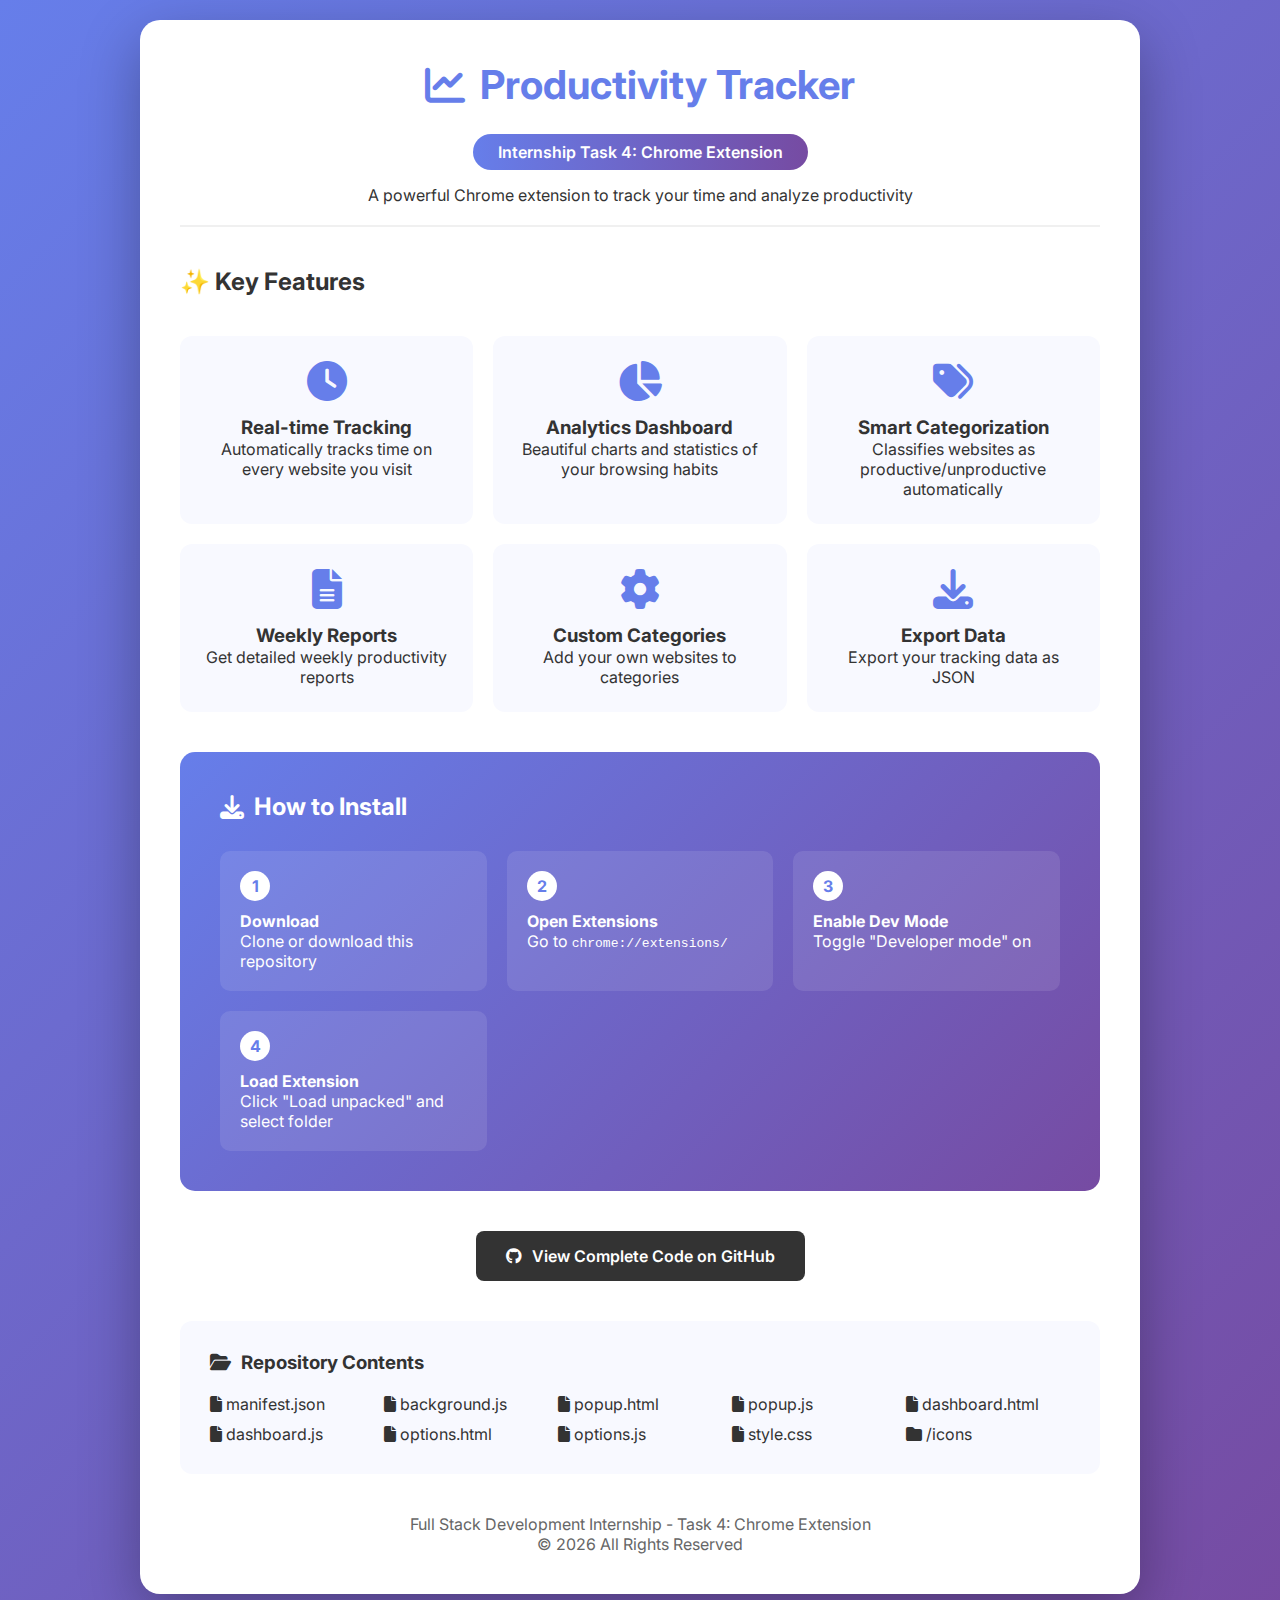
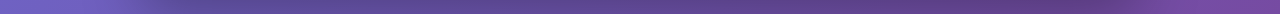
<file: index.html>
<!DOCTYPE html>
<html lang="en">
<head>
    <meta charset="UTF-8">
    <meta name="viewport" content="width=device-width, initial-scale=1.0">
    <title>Productivity Tracker - Chrome Extension</title>
    <link href="https://fonts.googleapis.com/css2?family=Inter:wght@300;400;500;600;700&display=swap" rel="stylesheet">
    <link rel="stylesheet" href="https://cdnjs.cloudflare.com/ajax/libs/font-awesome/6.4.0/css/all.min.css">
    <style>
        * {
            margin: 0;
            padding: 0;
            box-sizing: border-box;
        }
        
        body {
            font-family: 'Inter', sans-serif;
            background: linear-gradient(135deg, #667eea 0%, #764ba2 100%);
            min-height: 100vh;
            padding: 20px;
            color: #333;
        }
        
        .container {
            max-width: 1000px;
            margin: 0 auto;
            background: white;
            border-radius: 20px;
            padding: 40px;
            box-shadow: 0 20px 60px rgba(0,0,0,0.3);
        }
        
        .header {
            text-align: center;
            margin-bottom: 40px;
            padding-bottom: 20px;
            border-bottom: 2px solid #f0f0f0;
        }
        
        .header h1 {
            font-size: 2.5rem;
            color: #667eea;
            margin-bottom: 10px;
            display: flex;
            align-items: center;
            justify-content: center;
            gap: 15px;
        }
        
        .badge {
            display: inline-block;
            background: linear-gradient(90deg, #667eea, #764ba2);
            color: white;
            padding: 8px 25px;
            border-radius: 50px;
            font-weight: 600;
            margin: 15px 0;
        }
        
        .features-grid {
            display: grid;
            grid-template-columns: repeat(auto-fit, minmax(250px, 1fr));
            gap: 20px;
            margin: 40px 0;
        }
        
        .feature-card {
            background: #f8f9ff;
            padding: 25px;
            border-radius: 12px;
            text-align: center;
            transition: transform 0.3s;
        }
        
        .feature-card:hover {
            transform: translateY(-5px);
            box-shadow: 0 10px 30px rgba(0,0,0,0.1);
        }
        
        .feature-card i {
            font-size: 2.5rem;
            color: #667eea;
            margin-bottom: 15px;
        }
        
        .install-section {
            background: linear-gradient(135deg, #667eea, #764ba2);
            color: white;
            padding: 40px;
            border-radius: 15px;
            margin: 40px 0;
        }
        
        .install-steps {
            display: grid;
            grid-template-columns: repeat(auto-fit, minmax(200px, 1fr));
            gap: 20px;
            margin-top: 30px;
        }
        
        .step {
            background: rgba(255,255,255,0.1);
            padding: 20px;
            border-radius: 10px;
        }
        
        .step-number {
            width: 30px;
            height: 30px;
            background: white;
            color: #667eea;
            border-radius: 50%;
            display: flex;
            align-items: center;
            justify-content: center;
            font-weight: 700;
            margin-bottom: 10px;
        }
        
        .github-link {
            display: inline-flex;
            align-items: center;
            gap: 10px;
            padding: 15px 30px;
            background: #333;
            color: white;
            text-decoration: none;
            border-radius: 8px;
            font-weight: 600;
            transition: all 0.3s;
        }
        
        .github-link:hover {
            background: #444;
            transform: translateY(-2px);
        }
        
        .footer {
            text-align: center;
            margin-top: 40px;
            color: #666;
        }
    </style>
</head>
<body>
    <div class="container">
        <div class="header">
            <h1>
                <i class="fas fa-chart-line"></i>
                Productivity Tracker
            </h1>
            <p class="badge">Internship Task 4: Chrome Extension</p>
            <p>A powerful Chrome extension to track your time and analyze productivity</p>
        </div>
        
        <h2 style="margin-bottom: 20px;">✨ Key Features</h2>
        <div class="features-grid">
            <div class="feature-card">
                <i class="fas fa-clock"></i>
                <h3>Real-time Tracking</h3>
                <p>Automatically tracks time on every website you visit</p>
            </div>
            <div class="feature-card">
                <i class="fas fa-chart-pie"></i>
                <h3>Analytics Dashboard</h3>
                <p>Beautiful charts and statistics of your browsing habits</p>
            </div>
            <div class="feature-card">
                <i class="fas fa-tags"></i>
                <h3>Smart Categorization</h3>
                <p>Classifies websites as productive/unproductive automatically</p>
            </div>
            <div class="feature-card">
                <i class="fas fa-file-alt"></i>
                <h3>Weekly Reports</h3>
                <p>Get detailed weekly productivity reports</p>
            </div>
            <div class="feature-card">
                <i class="fas fa-cog"></i>
                <h3>Custom Categories</h3>
                <p>Add your own websites to categories</p>
            </div>
            <div class="feature-card">
                <i class="fas fa-download"></i>
                <h3>Export Data</h3>
                <p>Export your tracking data as JSON</p>
            </div>
        </div>
        
        <div class="install-section">
            <h2 style="display: flex; align-items: center; gap: 10px;">
                <i class="fas fa-download"></i>
                How to Install
            </h2>
            <div class="install-steps">
                <div class="step">
                    <div class="step-number">1</div>
                    <h4>Download</h4>
                    <p>Clone or download this repository</p>
                </div>
                <div class="step">
                    <div class="step-number">2</div>
                    <h4>Open Extensions</h4>
                    <p>Go to <code>chrome://extensions/</code></p>
                </div>
                <div class="step">
                    <div class="step-number">3</div>
                    <h4>Enable Dev Mode</h4>
                    <p>Toggle "Developer mode" on</p>
                </div>
                <div class="step">
                    <div class="step-number">4</div>
                    <h4>Load Extension</h4>
                    <p>Click "Load unpacked" and select folder</p>
                </div>
            </div>
        </div>
        
        <div style="text-align: center; margin: 40px 0;">
            <a href="https://github.com/YOUR_USERNAME/task4ct" class="github-link">
                <i class="fab fa-github"></i>
                View Complete Code on GitHub
            </a>
        </div>
        
        <div style="background: #f8f9ff; padding: 30px; border-radius: 12px;">
            <h3 style="display: flex; align-items: center; gap: 10px; margin-bottom: 20px;">
                <i class="fas fa-folder-open"></i>
                Repository Contents
            </h3>
            <ul style="list-style: none; display: grid; grid-template-columns: repeat(auto-fit, minmax(150px, 1fr)); gap: 10px;">
                <li><i class="fas fa-file"></i> manifest.json</li>
                <li><i class="fas fa-file"></i> background.js</li>
                <li><i class="fas fa-file"></i> popup.html</li>
                <li><i class="fas fa-file"></i> popup.js</li>
                <li><i class="fas fa-file"></i> dashboard.html</li>
                <li><i class="fas fa-file"></i> dashboard.js</li>
                <li><i class="fas fa-file"></i> options.html</li>
                <li><i class="fas fa-file"></i> options.js</li>
                <li><i class="fas fa-file"></i> style.css</li>
                <li><i class="fas fa-folder"></i> /icons</li>
            </ul>
        </div>
        
        <div class="footer">
            <p>Full Stack Development Internship - Task 4: Chrome Extension</p>
            <p>© 2026 All Rights Reserved</p>
        </div>
    </div>
</body>
</html>
</file>
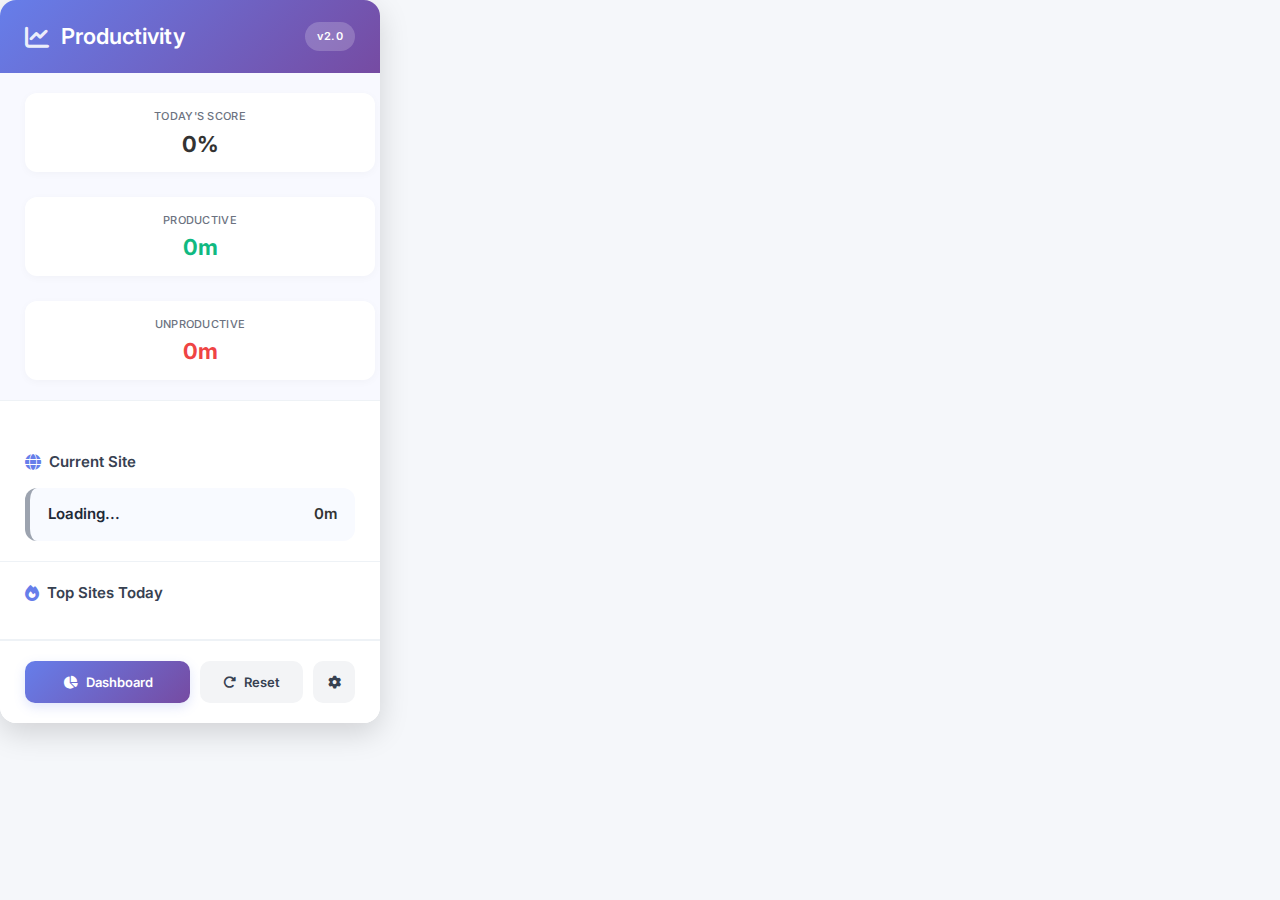
<file: popup.html>
<!DOCTYPE html>
<html lang="en">
<head>
  <meta charset="UTF-8">
  <meta name="viewport" content="width=device-width, initial-scale=1.0">
  <title>Productivity Tracker</title>
  <link rel="stylesheet" href="style.css">
  <link href="https://fonts.googleapis.com/css2?family=Inter:wght@400;500;600;700&display=swap" rel="stylesheet">
  <link rel="stylesheet" href="https://cdnjs.cloudflare.com/ajax/libs/font-awesome/6.4.0/css/all.min.css">
</head>
<body>
  <div class="popup">
    <div class="popup-header">
      <h1><i class="fas fa-chart-line"></i> Productivity</h1>
      <span class="version">v2.0</span>
    </div>
    
    <div class="stats-grid">
      <div class="stat-card">
        <div class="stat-label">Today's Score</div>
        <div class="stat-value" id="todayScore">0%</div>
      </div>
      <div class="stat-card">
        <div class="stat-label">Productive</div>
        <div class="stat-value productive" id="todayProductive">0m</div>
      </div>
      <div class="stat-card">
        <div class="stat-label">Unproductive</div>
        <div class="stat-value unproductive" id="todayUnproductive">0m</div>
      </div>
    </div>
    
    <div class="current-site">
      <h3><i class="fas fa-globe"></i> Current Site</h3>
      <div class="site-info" id="currentSite">
        <span class="site-domain">Loading...</span>
        <span class="site-time" id="currentTime">0m</span>
      </div>
    </div>
    
    <div class="top-sites">
      <h3><i class="fas fa-fire"></i> Top Sites Today</h3>
      <div id="topSitesList" class="sites-list"></div>
    </div>
    
    <div class="popup-footer">
      <button id="dashboardBtn" class="btn btn-primary">
        <i class="fas fa-chart-pie"></i> Dashboard
      </button>
      <button id="resetBtn" class="btn btn-secondary">
        <i class="fas fa-redo-alt"></i> Reset
      </button>
      <button id="settingsBtn" class="btn btn-icon">
        <i class="fas fa-cog"></i>
      </button>
    </div>
  </div>
  
  <script src="popup.js"></script>
</body>
</html>
</file>
<file: style.css>
/* ============================================
   PRODUCTIVITY TRACKER - COMPLETE STYLES
   For Popup, Dashboard, and Options Pages
   ============================================ */

/* Reset & Base Styles */
* {
  margin: 0;
  padding: 0;
  box-sizing: border-box;
}

body {
  font-family: 'Inter', -apple-system, BlinkMacSystemFont, 'Segoe UI', Roboto, sans-serif;
  background: #f5f7fa;
  color: #333;
  line-height: 1.5;
}

/* ============== POPUP STYLES ============== */
.popup {
  width: 380px;
  background: white;
  border-radius: 16px;
  overflow: hidden;
  box-shadow: 0 10px 30px rgba(0, 0, 0, 0.15);
  animation: slideIn 0.3s ease;
}

@keyframes slideIn {
  from {
    opacity: 0;
    transform: translateY(20px);
  }
  to {
    opacity: 1;
    transform: translateY(0);
  }
}

.popup-header {
  background: linear-gradient(135deg, #667eea 0%, #764ba2 100%);
  color: white;
  padding: 20px 25px;
  display: flex;
  justify-content: space-between;
  align-items: center;
}

.popup-header h1 {
  font-size: 22px;
  font-weight: 600;
  display: flex;
  align-items: center;
  gap: 12px;
}

.popup-header h1 i {
  font-size: 24px;
  color: rgba(255, 255, 255, 0.9);
}

.popup-header .version {
  background: rgba(255, 255, 255, 0.2);
  padding: 6px 12px;
  border-radius: 30px;
  font-size: 11px;
  font-weight: 600;
  letter-spacing: 0.5px;
}

/* Stats Grid in Popup */
.stats-grid {
  display: grid;
  grid-template-columns: repeat(3, 1fr);
  gap: 12px;
  padding: 20px 25px;
  background: #f8f9ff;
  border-bottom: 1px solid #eef2f6;
}

.stat-card {
  background: white;
  padding: 15px 10px;
  border-radius: 12px;
  text-align: center;
  box-shadow: 0 2px 8px rgba(0, 0, 0, 0.03);
  transition: transform 0.2s;
}

.stat-card:hover {
  transform: translateY(-2px);
  box-shadow: 0 4px 12px rgba(0, 0, 0, 0.08);
}

.stat-card .stat-label {
  font-size: 11px;
  color: #6b7280;
  display: block;
  margin-bottom: 6px;
  font-weight: 500;
  text-transform: uppercase;
  letter-spacing: 0.3px;
}

.stat-card .stat-value {
  font-size: 22px;
  font-weight: 700;
  line-height: 1.2;
}

.stat-card .stat-value.productive {
  color: #10b981;
}

.stat-card .stat-value.unproductive {
  color: #ef4444;
}

.stat-card .stat-value.score-high {
  color: #10b981;
}

.stat-card .stat-value.score-medium {
  color: #f59e0b;
}

.stat-card .stat-value.score-low {
  color: #ef4444;
}

/* Current Site Section */
.current-site, .top-sites {
  padding: 20px 25px;
  border-bottom: 1px solid #eef2f6;
}

.current-site h3, .top-sites h3 {
  font-size: 15px;
  font-weight: 600;
  color: #374151;
  margin-bottom: 15px;
  display: flex;
  align-items: center;
  gap: 8px;
}

.current-site h3 i, .top-sites h3 i {
  color: #667eea;
  font-size: 16px;
}

.site-info {
  display: flex;
  justify-content: space-between;
  align-items: center;
  padding: 15px 18px;
  background: #f8faff;
  border-radius: 12px;
  border-left: 5px solid #9ca3af;
  transition: all 0.2s;
}

.site-info.productive {
  border-left-color: #10b981;
  background: #f0fdf4;
}

.site-info.unproductive {
  border-left-color: #ef4444;
  background: #fef2f2;
}

.site-info .site-domain {
  font-weight: 600;
  color: #1f2937;
  font-size: 15px;
  max-width: 200px;
  overflow: hidden;
  text-overflow: ellipsis;
  white-space: nowrap;
}

.site-info .site-time {
  font-weight: 600;
  font-size: 15px;
}

.site-info.productive .site-time {
  color: #10b981;
}

.site-info.unproductive .site-time {
  color: #ef4444;
}

/* Top Sites List */
.sites-list {
  display: flex;
  flex-direction: column;
  gap: 8px;
}

.site-item {
  display: flex;
  justify-content: space-between;
  align-items: center;
  padding: 12px 16px;
  background: #f8faff;
  border-radius: 10px;
  font-size: 14px;
  transition: all 0.2s;
  border-left: 3px solid #9ca3af;
}

.site-item:hover {
  transform: translateX(3px);
  box-shadow: 0 2px 8px rgba(0, 0, 0, 0.05);
}

.site-item.productive {
  border-left-color: #10b981;
  background: #f0fdf4;
}

.site-item.unproductive {
  border-left-color: #ef4444;
  background: #fef2f2;
}

.site-item.neutral {
  border-left-color: #9ca3af;
  background: #f8faff;
}

.site-item .site-name {
  font-weight: 500;
  color: #1f2937;
  max-width: 200px;
  overflow: hidden;
  text-overflow: ellipsis;
  white-space: nowrap;
}

.site-item .site-time {
  font-weight: 600;
  color: #4b5563;
}

.site-item.productive .site-time {
  color: #10b981;
}

.site-item.unproductive .site-time {
  color: #ef4444;
}

/* Popup Footer */
.popup-footer {
  padding: 20px 25px;
  display: flex;
  gap: 10px;
  background: white;
  border-top: 1px solid #eef2f6;
}

/* Empty State */
.empty-state {
  text-align: center;
  padding: 20px;
  color: #9ca3af;
  font-style: italic;
  background: #f8fafc;
  border-radius: 8px;
  font-size: 13px;
}

/* ============== BUTTON STYLES ============== */
.btn {
  padding: 12px 20px;
  border: none;
  border-radius: 10px;
  font-size: 13px;
  font-weight: 600;
  cursor: pointer;
  display: inline-flex;
  align-items: center;
  justify-content: center;
  gap: 8px;
  transition: all 0.2s;
  font-family: 'Inter', sans-serif;
}

.btn-primary {
  background: linear-gradient(135deg, #667eea, #764ba2);
  color: white;
  box-shadow: 0 4px 12px rgba(102, 126, 234, 0.2);
  flex: 2;
}

.btn-primary:hover {
  transform: translateY(-2px);
  box-shadow: 0 8px 18px rgba(102, 126, 234, 0.3);
}

.btn-secondary {
  background: #f3f4f6;
  color: #374151;
  flex: 1;
}

.btn-secondary:hover {
  background: #e5e7eb;
  transform: translateY(-1px);
}

.btn-icon {
  width: 42px;
  height: 42px;
  padding: 0;
  background: #f3f4f6;
  color: #374151;
  border-radius: 10px;
  flex: 0 0 auto;
}

.btn-icon:hover {
  background: #e5e7eb;
  transform: translateY(-1px);
}

.btn-small {
  padding: 8px 16px;
  font-size: 12px;
}

.btn-danger {
  background: #dc2626;
  color: white;
}

.btn-danger:hover {
  background: #b91c1c;
  transform: translateY(-1px);
}

/* ============== DASHBOARD STYLES ============== */
.dashboard {
  max-width: 1400px;
  margin: 0 auto;
  padding: 30px 20px;
}

.dashboard-header {
  background: white;
  padding: 25px 30px;
  border-radius: 16px;
  margin-bottom: 30px;
  box-shadow: 0 5px 20px rgba(0, 0, 0, 0.05);
  display: flex;
  justify-content: space-between;
  align-items: center;
  flex-wrap: wrap;
  gap: 15px;
}

.dashboard-header h1 {
  font-size: 28px;
  color: #1f2937;
  display: flex;
  align-items: center;
  gap: 15px;
}

.dashboard-header h1 i {
  color: #667eea;
  font-size: 32px;
}

.header-actions {
  display: flex;
  gap: 12px;
  flex-wrap: wrap;
}

/* Stats Grid */
.stats-grid {
  display: grid;
  grid-template-columns: repeat(auto-fit, minmax(350px, 1fr));
  gap: 25px;
  margin-bottom: 30px;
}

/* Cards */
.card {
  background: white;
  border-radius: 16px;
  padding: 25px;
  box-shadow: 0 5px 20px rgba(0, 0, 0, 0.05);
  transition: transform 0.2s, box-shadow 0.2s;
}

.card:hover {
  transform: translateY(-3px);
  box-shadow: 0 8px 30px rgba(0, 0, 0, 0.1);
}

.card h3 {
  font-size: 18px;
  margin-bottom: 20px;
  color: #4b5563;
  display: flex;
  align-items: center;
  gap: 10px;
  border-bottom: 1px solid #eef2f6;
  padding-bottom: 15px;
}

.card h3 i {
  color: #667eea;
  font-size: 20px;
}

.card-header {
  display: flex;
  justify-content: space-between;
  align-items: center;
  margin-bottom: 20px;
  flex-wrap: wrap;
  gap: 15px;
}

/* Metrics */
.metric {
  display: flex;
  justify-content: space-between;
  padding: 12px 0;
  border-bottom: 1px dashed #eef2f6;
  font-size: 14px;
}

.metric:last-child {
  border-bottom: none;
}

.metric span:first-child {
  color: #6b7280;
  font-weight: 500;
}

.metric-value {
  font-weight: 600;
}

.metric-value.productive {
  color: #10b981;
}

.metric-value.unproductive {
  color: #ef4444;
}

/* Chart Container */
.chart-container {
  height: 200px;
  margin-top: 20px;
  position: relative;
}

/* Full Width Card */
.full-width {
  grid-column: 1 / -1;
}

/* Tab Buttons */
.tab-buttons {
  display: flex;
  gap: 10px;
  flex-wrap: wrap;
}

.tab-btn {
  padding: 8px 18px;
  border: none;
  border-radius: 30px;
  background: #f3f4f6;
  color: #4b5563;
  cursor: pointer;
  font-size: 13px;
  font-weight: 600;
  transition: all 0.2s;
}

.tab-btn:hover {
  background: #e5e7eb;
}

.tab-btn.active {
  background: #667eea;
  color: white;
}

/* Table Styles */
.table-container {
  overflow-x: auto;
  border-radius: 12px;
}

.sites-table {
  width: 100%;
  border-collapse: collapse;
  font-size: 14px;
}

.sites-table thead tr {
  background: #f8f9ff;
}

.sites-table th {
  text-align: left;
  padding: 15px 20px;
  font-weight: 600;
  color: #4b5563;
  font-size: 13px;
}

.sites-table td {
  padding: 15px 20px;
  border-bottom: 1px solid #eef2f6;
  color: #1f2937;
}

.sites-table tbody tr:hover {
  background: #fafbff;
}

.sites-table tr.productive td:first-child {
  border-left: 4px solid #10b981;
}

.sites-table tr.unproductive td:first-child {
  border-left: 4px solid #ef4444;
}

.sites-table tr.neutral td:first-child {
  border-left: 4px solid #9ca3af;
}

/* Badge */
.badge {
  padding: 4px 12px;
  border-radius: 30px;
  font-size: 11px;
  font-weight: 600;
  text-transform: capitalize;
  display: inline-block;
}

.badge.productive {
  background: #d1fae5;
  color: #065f46;
}

.badge.unproductive {
  background: #fee2e2;
  color: #991b1b;
}

.badge.neutral {
  background: #e5e7eb;
  color: #374151;
}

/* Reports List */
.reports-list {
  display: flex;
  flex-direction: column;
  gap: 12px;
}

.report-card {
  background: #f8f9ff;
  border-radius: 12px;
  padding: 18px 22px;
  display: flex;
  justify-content: space-between;
  align-items: center;
  border-left: 5px solid #667eea;
  transition: transform 0.2s;
}

.report-card:hover {
  transform: translateX(5px);
  box-shadow: 0 4px 12px rgba(0, 0, 0, 0.05);
}

.report-date {
  font-weight: 600;
  color: #1f2937;
  font-size: 15px;
}

.report-stats {
  display: flex;
  gap: 25px;
  align-items: center;
  flex-wrap: wrap;
}

.report-stats span {
  color: #4b5563;
  font-size: 14px;
}

.report-stats .badge {
  font-size: 11px;
  padding: 4px 12px;
}

/* ============== OPTIONS PAGE STYLES ============== */
.options-container {
  max-width: 800px;
  margin: 40px auto;
  background: white;
  border-radius: 16px;
  box-shadow: 0 10px 30px rgba(0, 0, 0, 0.1);
  overflow: hidden;
}

.options-header {
  background: linear-gradient(135deg, #667eea 0%, #764ba2 100%);
  color: white;
  padding: 30px;
}

.options-header h1 {
  font-size: 28px;
  margin-bottom: 10px;
  display: flex;
  align-items: center;
  gap: 12px;
}

.options-header h1 i {
  font-size: 32px;
}

.options-header p {
  opacity: 0.9;
  font-size: 15px;
}

.options-content {
  padding: 30px;
}

.options-section {
  margin-bottom: 35px;
  padding-bottom: 25px;
  border-bottom: 1px solid #eef2f6;
}

.options-section:last-child {
  border-bottom: none;
  margin-bottom: 0;
  padding-bottom: 0;
}

.options-section h2 {
  font-size: 20px;
  margin-bottom: 20px;
  color: #1f2937;
  display: flex;
  align-items: center;
  gap: 10px;
}

.options-section h2 i {
  color: #667eea;
}

.section-description {
  color: #6b7280;
  font-size: 14px;
  margin-bottom: 20px;
}

.option-item {
  display: flex;
  align-items: center;
  justify-content: space-between;
  padding: 15px;
  background: #f8f9ff;
  border-radius: 10px;
  margin-bottom: 15px;
}

.option-item:last-child {
  margin-bottom: 0;
}

.option-info {
  flex: 1;
}

.option-label {
  font-weight: 600;
  color: #1f2937;
  margin-bottom: 4px;
}

.option-description {
  color: #6b7280;
  font-size: 13px;
}

.option-control {
  display: flex;
  align-items: center;
  gap: 10px;
}

.number-input {
  width: 80px;
  padding: 8px 12px;
  border: 2px solid #e5e7eb;
  border-radius: 8px;
  font-size: 14px;
  text-align: center;
}

.number-input:focus {
  outline: none;
  border-color: #667eea;
}

/* Toggle Switch */
.switch {
  position: relative;
  display: inline-block;
  width: 52px;
  height: 26px;
  margin-left: 15px;
}

.switch input {
  opacity: 0;
  width: 0;
  height: 0;
}

.slider {
  position: absolute;
  cursor: pointer;
  top: 0;
  left: 0;
  right: 0;
  bottom: 0;
  background-color: #ccc;
  transition: .3s;
  border-radius: 26px;
}

.slider:before {
  position: absolute;
  content: "";
  height: 20px;
  width: 20px;
  left: 3px;
  bottom: 3px;
  background-color: white;
  transition: .3s;
  border-radius: 50%;
}

input:checked + .slider {
  background-color: #667eea;
}

input:checked + .slider:before {
  transform: translateX(26px);
}

/* Categories Grid */
.categories-grid {
  display: grid;
  grid-template-columns: repeat(auto-fit, minmax(300px, 1fr));
  gap: 20px;
  margin-top: 20px;
}

.category-box {
  background: #f8f9ff;
  border-radius: 12px;
  padding: 20px;
}

.category-box h3 {
  margin-bottom: 15px;
  display: flex;
  align-items: center;
  gap: 8px;
  font-size: 16px;
}

.category-box.productive h3 i {
  color: #10b981;
}

.category-box.unproductive h3 i {
  color: #ef4444;
}

.category-tags {
  display: flex;
  flex-wrap: wrap;
  gap: 8px;
  margin-bottom: 15px;
  min-height: 60px;
  max-height: 150px;
  overflow-y: auto;
  padding: 5px;
}

.category-tag {
  background: white;
  padding: 6px 12px;
  border-radius: 30px;
  font-size: 12px;
  border: 1px solid #e5e7eb;
  display: flex;
  align-items: center;
  gap: 6px;
  box-shadow: 0 2px 4px rgba(0, 0, 0, 0.05);
}

.category-tag .remove {
  color: #9ca3af;
  cursor: pointer;
  font-size: 12px;
  transition: color 0.2s;
}

.category-tag .remove:hover {
  color: #ef4444;
}

.add-site {
  display: flex;
  gap: 8px;
  margin-top: 10px;
}

.add-site input {
  flex: 1;
  padding: 10px 12px;
  border: 2px solid #e5e7eb;
  border-radius: 8px;
  font-size: 13px;
}

.add-site input:focus {
  outline: none;
  border-color: #667eea;
}

/* Data Management */
.data-stats {
  background: #f8f9ff;
  border-radius: 12px;
  padding: 20px;
  margin-bottom: 20px;
}

.data-stat-item {
  display: flex;
  justify-content: space-between;
  padding: 12px 0;
  border-bottom: 1px dashed #e5e7eb;
}

.data-stat-item:last-child {
  border-bottom: none;
}

.data-stat-label {
  color: #6b7280;
  font-weight: 500;
}

.data-stat-value {
  font-weight: 600;
  color: #1f2937;
}

/* Danger Zone */
.danger-zone {
  background: #fef2f2;
  border-radius: 12px;
  padding: 20px;
  border: 1px solid #fee2e2;
}

.danger-zone h3 {
  color: #dc2626;
  margin-bottom: 10px;
  display: flex;
  align-items: center;
  gap: 8px;
}

.danger-zone p {
  color: #991b1b;
  font-size: 14px;
  margin-bottom: 20px;
}

.danger-zone .btn {
  margin-right: 10px;
}

/* Options Footer */
.options-footer {
  display: flex;
  gap: 15px;
  margin-top: 30px;
  padding-top: 20px;
  border-top: 1px solid #eef2f6;
}

.options-footer .btn {
  flex: 1;
}

/* ============== UTILITY CLASSES ============== */
.text-center { text-align: center; }
.text-right { text-align: right; }
.text-left { text-align: left; }

.mt-1 { margin-top: 5px; }
.mt-2 { margin-top: 10px; }
.mt-3 { margin-top: 15px; }
.mt-4 { margin-top: 20px; }
.mt-5 { margin-top: 25px; }

.mb-1 { margin-bottom: 5px; }
.mb-2 { margin-bottom: 10px; }
.mb-3 { margin-bottom: 15px; }
.mb-4 { margin-bottom: 20px; }
.mb-5 { margin-bottom: 25px; }

.hidden {
  display: none !important;
}

/* Loading Spinner */
.loading {
  text-align: center;
  padding: 30px;
  color: #9ca3af;
  font-size: 14px;
  display: flex;
  align-items: center;
  justify-content: center;
  gap: 10px;
}

.loading::after {
  content: '';
  display: inline-block;
  width: 16px;
  height: 16px;
  border: 2px solid #e5e7eb;
  border-top-color: #667eea;
  border-radius: 50%;
  animation: spin 1s linear infinite;
}

@keyframes spin {
  to { transform: rotate(360deg); }
}

/* Error State */
.error-state {
  text-align: center;
  padding: 30px;
  color: #ef4444;
  background: #fef2f2;
  border-radius: 12px;
  border: 1px solid #fee2e2;
}

.error-state i {
  font-size: 24px;
  margin-bottom: 10px;
}

/* Success Message */
.success-message {
  background: #d1fae5;
  color: #065f46;
  padding: 12px 20px;
  border-radius: 8px;
  margin-bottom: 20px;
  display: flex;
  align-items: center;
  gap: 10px;
  font-size: 14px;
  border: 1px solid #a7f3d0;
  animation: slideDown 0.3s ease;
}

@keyframes slideDown {
  from {
    opacity: 0;
    transform: translateY(-10px);
  }
  to {
    opacity: 1;
    transform: translateY(0);
  }
}

/* Scrollbar Styling */
::-webkit-scrollbar {
  width: 8px;
  height: 8px;
}

::-webkit-scrollbar-track {
  background: #f1f1f1;
  border-radius: 4px;
}

::-webkit-scrollbar-thumb {
  background: #cbd5e0;
  border-radius: 4px;
}

::-webkit-scrollbar-thumb:hover {
  background: #94a3b8;
}

/* ============== RESPONSIVE STYLES ============== */
@media (max-width: 768px) {
  /* Popup */
  .popup {
    width: 100%;
    border-radius: 0;
  }
  
  .stats-grid {
    grid-template-columns: repeat(3, 1fr);
    gap: 8px;
    padding: 15px;
  }
  
  .stat-card .stat-value {
    font-size: 18px;
  }
  
  .popup-footer {
    padding: 15px;
  }
  
  .site-info {
    flex-direction: column;
    align-items: flex-start;
    gap: 8px;
  }
  
  .site-item {
    flex-direction: column;
    align-items: flex-start;
    gap: 5px;
  }
  
  /* Dashboard */
  .dashboard {
    padding: 20px 15px;
  }
  
  .dashboard-header {
    flex-direction: column;
    align-items: flex-start;
    padding: 20px;
  }
  
  .header-actions {
    width: 100%;
    flex-direction: column;
  }
  
  .header-actions .btn {
    width: 100%;
  }
  
  .stats-grid {
    grid-template-columns: 1fr;
  }
  
  .card-header {
    flex-direction: column;
    align-items: flex-start;
  }
  
  .tab-buttons {
    width: 100%;
    justify-content: flex-start;
  }
  
  .tab-btn {
    flex: 1;
    text-align: center;
  }
  
  .metric {
    flex-direction: column;
    align-items: flex-start;
    gap: 5px;
  }
  
  .report-card {
    flex-direction: column;
    align-items: flex-start;
    gap: 10px;
  }
  
  .report-stats {
    flex-wrap: wrap;
    gap: 15px;
  }
  
  /* Options */
  .options-container {
    margin: 20px;
  }
  
  .options-header {
    padding: 25px;
  }
  
  .options-content {
    padding: 25px;
  }
  
  .categories-grid {
    grid-template-columns: 1fr;
  }
  
  .option-item {
    flex-direction: column;
    align-items: flex-start;
    gap: 12px;
  }
  
  .switch {
    margin-left: 0;
  }
  
  .option-control {
    width: 100%;
    justify-content: flex-start;
  }
  
  .add-site {
    flex-direction: column;
  }
  
  .options-footer {
    flex-direction: column;
  }
}

@media (max-width: 480px) {
  /* Popup */
  .stats-grid {
    grid-template-columns: 1fr;
  }
  
  .popup-footer {
    flex-direction: column;
  }
  
  .btn {
    width: 100%;
  }
  
  /* Dashboard */
  .dashboard-header h1 {
    font-size: 24px;
    flex-direction: column;
    text-align: center;
  }
  
  .sites-table {
    font-size: 12px;
  }
  
  .sites-table th,
  .sites-table td {
    padding: 12px 10px;
  }
  
  .report-card {
    padding: 15px;
  }
  
  .report-stats {
    flex-direction: column;
    align-items: flex-start;
    gap: 8px;
  }
  
  /* Options */
  .options-header h1 {
    font-size: 24px;
  }
  
  .categories-grid {
    gap: 15px;
  }
  
  .data-stat-item {
    flex-direction: column;
    gap: 5px;
  }
  
  .danger-zone .btn {
    width: 100%;
    margin-bottom: 10px;
  }
}

/* Print Styles */
@media print {
  body {
    background: white;
    padding: 0;
  }
  
  .dashboard-header,
  .header-actions,
  .tab-buttons,
  .btn {
    display: none;
  }
  
  .card {
    box-shadow: none;
    border: 1px solid #ddd;
    page-break-inside: avoid;
  }
}
</file>
